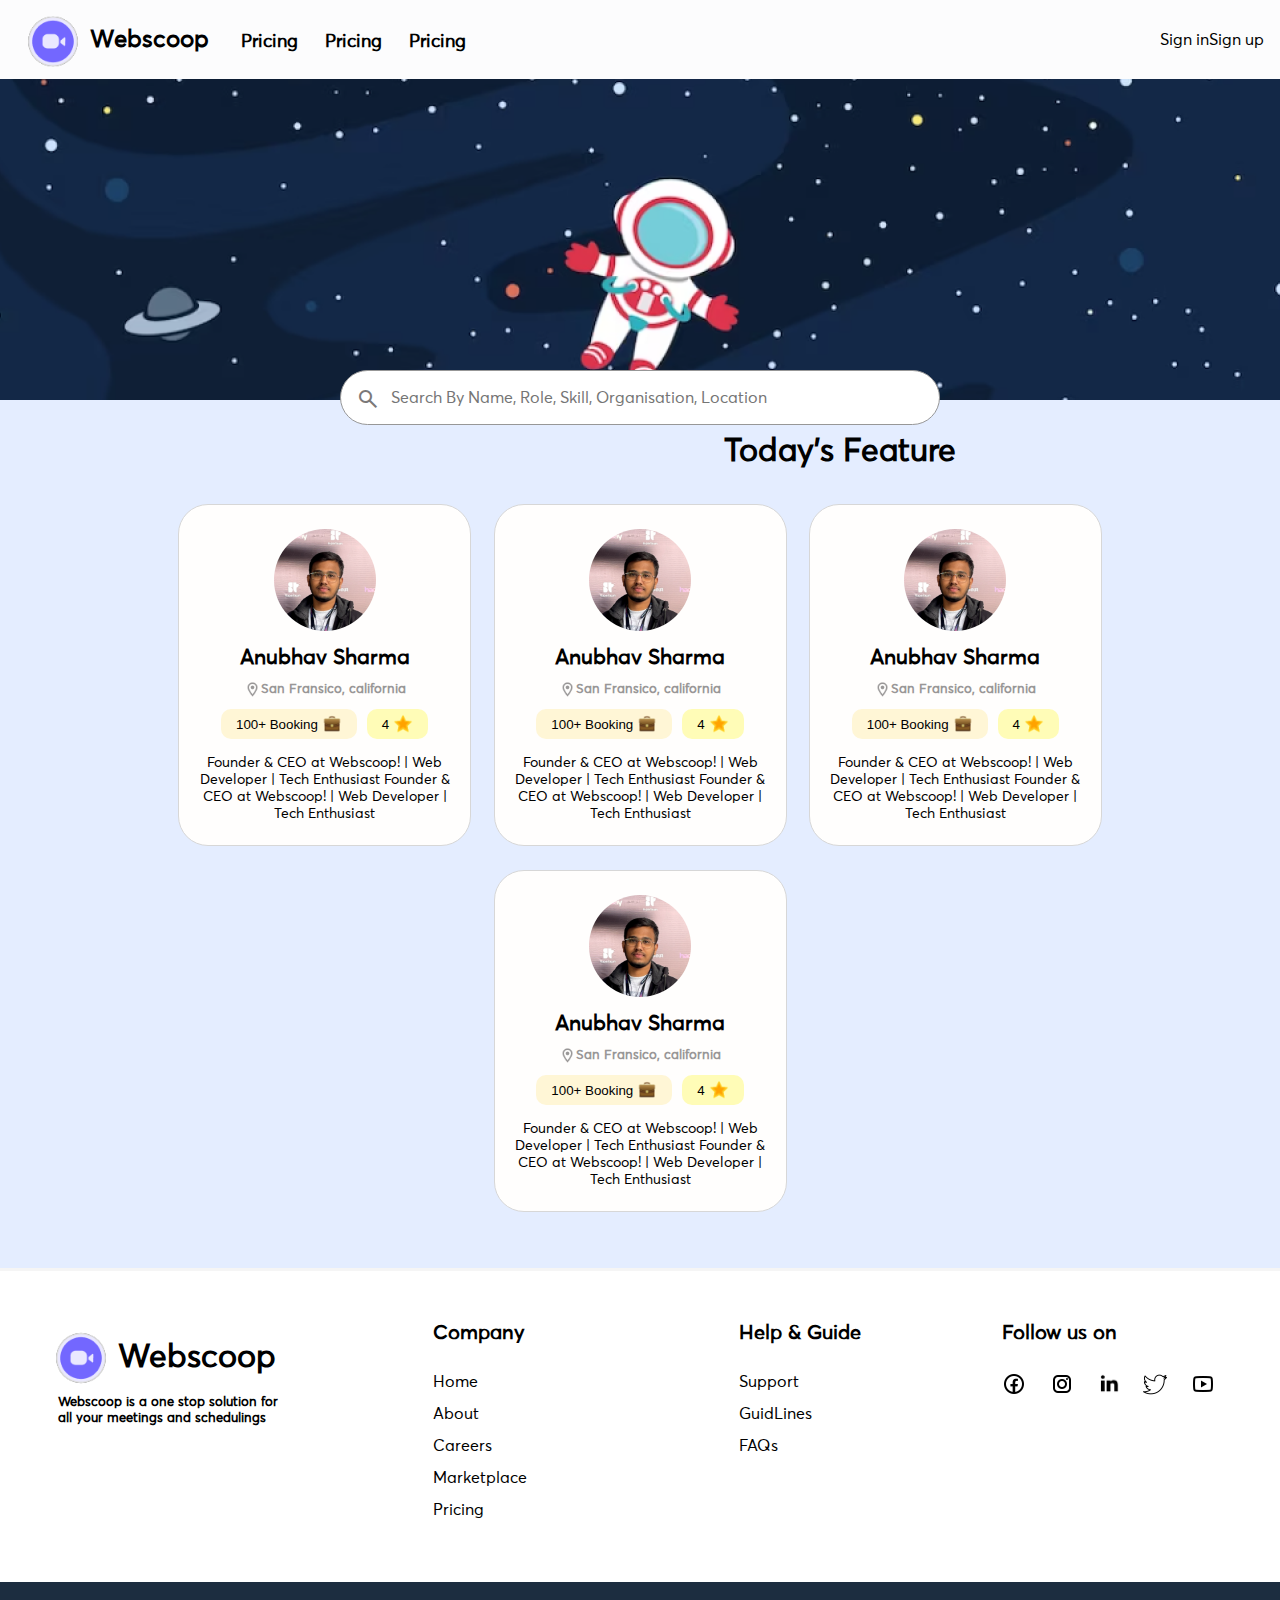
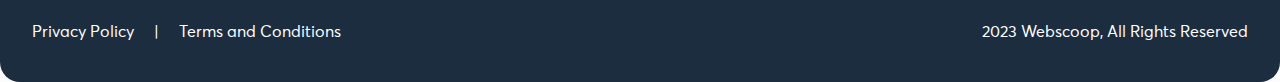
<file: SearchResult.html>
<!DOCTYPE html>
<html lang="en">

<head>
    <meta charset="UTF-8">
    <meta http-equiv="X-UA-Compatible" content="IE=edge">
    <meta name="viewport" content="width=device-width, initial-scale=1.0">
    <link rel="stylesheet" href="/index.css">
    <link rel="stylesheet" href="/navbar.css">
    <!-- Google Fonts  -->
    <link rel="preconnect" href="https://fonts.googleapis.com">
    <link rel="preconnect" href="https://fonts.gstatic.com" crossorigin>
    <link href="https://fonts.googleapis.com/css2?family=Raleway:wght@300;400;500;600;700&display=swap"
        rel="stylesheet">
        <link rel="stylesheet" href="/SearchResult.css">

    <!-- Google Fonts  -->
    <link rel="stylesheet"
        href="https://fonts.googleapis.com/css2?family=Material+Symbols+Outlined:opsz,wght,FILL,GRAD@20..48,100..700,0..1,-50..200" />

    <!-- Testimonial  -->
    <title>Webscoop</title>
 

    </script>
</head>


<body>

    <!-- The Modal -->
    <div id="myModal" class="modal">

        <div id="menu-box" class="modal-content">
            <span class="close">&times;</span>
            <h3>Webscoop</h3>
            <div class="menu-ele active-menu-ele Monetization">
                <p>Home</p>
            </div>
            <div class="menu-ele  Monetization">
                <p>Pricing</p>
            </div>
            <div class="menu-ele Monetization">
                <p>Sign up</p>
            </div>



        </div>

    </div>





    <div>
        <div class="TopmainDiv ">
            <div class="navbarDiv maxWidth">
                <div class="leftNav">
                    <div class="navLogoDiv"> <img src="/images/Logo.png" alt="">
                        <h2>Webscoop</h2>
                    </div>
                    <div class="navOptions">
                        <div>
                            <p>Pricing</p>
                        </div>
                        <div>
                            <p>Pricing</p>
                        </div>
                        <div>
                            <p>Pricing</p>
                        </div>
                    </div>

                </div>
                <div class="rightNav">
                    <p>Sign in</p>
                    <div>
                        <p>Sign up</p>
                    </div>
                </div>
                <div id="myBtn" class="menu"><img src="/images/icons8-menu-rounded-50.png" alt=""></div>
            </div>

            <div class="ImageDivFroResultPage">
              <div>
                <img src="/images/image 59.png" alt="">
              </div>
                <form class="search-container">
                    <input type="text" id="search-bar" placeholder="Search By Name, Role, Skill, Organisation, Location">
                    <div class="search-icon">
                        <span class="material-symbols-outlined">
                            search
                        </span>
                    </div>
                </form>
            </div>


            <!-- <h1 id="myBtn">Navbar</h1> -->
        </div>
        <div class="maxWidth featureDiv">
            <h1>Today’s Feature</h1>
  <div class="" style="display: flex; flex-wrap: wrap; justify-content: center; padding: 0 1rem; margin-top: 2rem;">
                <div class="FeatureCart">
                    <div class="image">
                        <img src="/images/profile_image.jpg" alt="">
                    </div>
                    <div class="NameLocationDiv">
                        <p>Anubhav Sharma</p>
                        <div class="location_div">
                            <img src="/images/icons8-location-48.png" alt="">
                            <p>San Fransico, california</p>
                        </div>
                    </div>
                    <div class="tagdiv">
                        <div class="bookingNumber">
                            <p>100+ Booking</p><img src="/images/icons8-briefcase-48.png" alt="">
                        </div>
                        <div class="ratingDiv">
                            <p>4</p><img src="/images/icons8-star-48.png" alt="">
                        </div>
                    </div>
                    <p>Founder & CEO at Webscoop! | Web Developer | Tech Enthusiast Founder & CEO at Webscoop! | Web
                        Developer | Tech Enthusiast</p>
                </div>
                <div class="FeatureCart">
                    <div class="image">
                        <img src="/images/profile_image.jpg" alt="">
                    </div>
                    <div class="NameLocationDiv">
                        <p>Anubhav Sharma</p>
                        <div class="location_div">
                            <img src="/images/icons8-location-48.png" alt="">
                            <p>San Fransico, california</p>
                        </div>
                    </div>
                    <div class="tagdiv">
                        <div class="bookingNumber">
                            <p>100+ Booking</p><img src="/images/icons8-briefcase-48.png" alt="">
                        </div>
                        <div class="ratingDiv">
                            <p>4</p><img src="/images/icons8-star-48.png" alt="">
                        </div>
                    </div>
                    <p>Founder & CEO at Webscoop! | Web Developer | Tech Enthusiast Founder & CEO at Webscoop! | Web
                        Developer | Tech Enthusiast</p>
                </div>
                <div class="FeatureCart">
                    <div class="image">
                        <img src="/images/profile_image.jpg" alt="">
                    </div>
                    <div class="NameLocationDiv">
                        <p>Anubhav Sharma</p>
                        <div class="location_div">
                            <img src="/images/icons8-location-48.png" alt="">
                            <p>San Fransico, california</p>
                        </div>
                    </div>
                    <div class="tagdiv">
                        <div class="bookingNumber">
                            <p>100+ Booking</p><img src="/images/icons8-briefcase-48.png" alt="">
                        </div>
                        <div class="ratingDiv">
                            <p>4</p><img src="/images/icons8-star-48.png" alt="">
                        </div>
                    </div>
                    <p>Founder & CEO at Webscoop! | Web Developer | Tech Enthusiast Founder & CEO at Webscoop! | Web
                        Developer | Tech Enthusiast</p>
                </div>
                <div class="FeatureCart">
                    <div class="image">
                        <img src="/images/profile_image.jpg" alt="">
                    </div>
                    <div class="NameLocationDiv">
                        <p>Anubhav Sharma</p>
                        <div class="location_div">
                            <img src="/images/icons8-location-48.png" alt="">
                            <p>San Fransico, california</p>
                        </div>
                    </div>
                    <div class="tagdiv">
                        <div class="bookingNumber">
                            <p>100+ Booking</p><img src="/images/icons8-briefcase-48.png" alt="">
                        </div>
                        <div class="ratingDiv">
                            <p>4</p><img src="/images/icons8-star-48.png" alt="">
                        </div>
                    </div>
                    <p>Founder & CEO at Webscoop! | Web Developer | Tech Enthusiast Founder & CEO at Webscoop! | Web
                        Developer | Tech Enthusiast</p>
                </div>


            </div>
        </div>
        
        <!-- Fotter  -->
        <div class="FooterDiv">

            <footer class="footer maxWidth">
                <div class="footer-container">
                    <div class="footer-col logoContiner-col">
                        <div>
                            <img src="/images/Logo.png" alt="">
                            <h1>Webscoop</h1>
                        </div>
                        <div>
                            <h5>Webscoop is a one stop solution for all your meetings and schedulings</h5>
                        </div>
                    </div>
                    <div class="footer-col">
                        <div>


                            <h3>Company</h3>
                            <ul>
                                <li><a href="#">Home</a></li>
                                <li><a href="#">About</a></li>
                                <li><a href="#">Careers</a></li>
                                <li><a href="#">Marketplace</a></li>
                                <li><a href="#">Pricing</a></li>

                            </ul>
                        </div>
                    </div>
                    <div class="footer-col">
                        <div>

                            <h3>Help & Guide</h3>
                            <ul>
                                <li><a href="#">Support</a></li>
                                <li><a href="#">GuidLines</a></li>
                                <li><a href="#">FAQs</a></li>
                            </ul>
                        </div>

                    </div>
                    <div class="footer-col socialMediaDiv">
                        <div>

                            <h3>Follow us on</h3>
                            <ul>
                                <li><a href="#"><img src="/images/socialMediaIcon/icons8-facebook-48.png" alt=""></a>
                                </li>
                                <li><a href="#"><img src="/images/socialMediaIcon/icons8-instagram-48.png" alt=""></a>
                                </li>
                                <li><a href="#"><img src="/images/socialMediaIcon/icons8-linkedin-2-45.png" alt=""></a>
                                </li>
                                <li><a href="#"><img src="/images/socialMediaIcon/icons8-twitter-48.png" alt=""></a>
                                </li>
                                <li><a href="#"><img src="/images/socialMediaIcon/icons8-youtube-48.png" alt=""></a>
                                </li>

                            </ul>
                        </div>

                    </div>
                </div>
            </footer>

        </div>

        <div class="endDiv">
            <div class="maxWidth">
                <div>
                    <p>Privacy Policy &nbsp; &nbsp; | &nbsp; &nbsp; Terms and Conditions</p>
                </div>
                <div>
                    <p>2023 Webscoop, All Rights Reserved</p>
                </div>
            </div>

        </div>

    </div>





    <!-- j quary cdn  -->
    <script src="https://code.jquery.com/jquery-3.6.0.min.js"
        integrity="sha256-/xUj+3OJU5yExlq6GSYGSHk7tPXikynS7ogEvDej/m4=" crossorigin="anonymous"></script>



    <!-- animate css  -->
    <link rel="stylesheet" href="https://cdnjs.cloudflare.com/ajax/libs/animate.css/4.1.1/animate.min.css" />



    <script src="/index.js"></script>
</body>

</html>
</file>
<file: index.css>
@font-face {
  font-family: regular;
  src: url(/fonts/AvertaStd-Regular.ttf);
}

@font-face {
  font-family: bold;
  src: url(/fonts/AvertaStd-Bold.ttf);
}

@font-face {
  font-family: semibold;
  src: url(/fonts/AvertaStd-Semibold.ttf);
}

* {
  font-family: regular;
  margin: 0;
  padding: 0;
  box-sizing: border-box;
}
body{
  background-color: #fcfcfd;
}
.TopmainDiv {
  width: 100%;
  margin-bottom: 0rem !important;
padding-top: 0 !important;
padding-bottom: 0 !important;
}
.maxWidth {
  max-width: 1400px;
  padding: 1rem;
  margin: auto;
}
.featureDiv{
  background-color: #e4edff;
  padding-top: 2rem;
  padding-bottom: 2rem;
}
.featureDiv h1 {
  text-align: center;
  /* background-color: bisque; */
}
.categoryDiv {
  display: flex;
  justify-content: center;
  padding: 1rem;
  padding-top: 2rem;
  padding-bottom: 3rem;
  gap: 15px;
}
.categoryName {
  height: 43px;
  border-radius: 30px;
  background: #ffffff;
  border: 2px solid #000000;
  border-radius: 30px;
  display: flex;
  justify-content: center;
  align-items: center;
  width: fit-content;
  padding: 5px 25px;
  font-weight: 600;
  cursor: pointer;
}
.categoryName_active {
  background-color: #000000;
  color: white;
}

.FeatureMainCartDiv {
  /* display: flex; */
  justify-content: center;
  flex-wrap: nowrap; /* prevents cards from wrapping */
  overflow-x: auto; /* enables horizontal scrolling */
  -webkit-overflow-scrolling: touch; /* improves touch scrolling on iOS devices */

  scroll-behavior: smooth; /* adds smooth scrolling effect */
  margin: auto;
  overflow: auto;
  white-space: nowrap;
  padding: 0 1rem;
  max-width: fit-content;
}
Div
/* Hide scrollbar for Chrome, Safari and Opera */
.FeatureMainCartDiv::-webkit-scrollbar {
  display: none;
}

/* Hide scrollbar for IE, Edge and Firefox */
.FeatureMainCartDiv {
  -ms-overflow-style: none; /* IE and Edge */
  scrollbar-width: none; /* Firefox */
}

/* Hide scrollbar for Chrome, Safari and Opera */
.categoryDiv::-webkit-scrollbar {
  display: none;
}

/* Hide scrollbar for IE, Edge and Firefox */
.categoryDiv {
  -ms-overflow-style: none; /* IE and Edge */
  scrollbar-width: none; /* Firefox */
}

/* --------------------------------------------search css  */
.search-container {
  width: 100%;
  display: block;
  margin: 0 auto;
}

.search-container span {
  margin: auto;
}

#search-bar {
  margin: 0 auto;
  width: 100%;
  height: 55px;
  padding: 0 20px;
  font-size: 1rem;
  outline: none;
  padding-left: 50px;
  border: 1.5px solid #979797;
  border-radius: 50px;
}

#search-bar:focus {
  /* border: 1px solid #008abf; */
  transition: 0.35s ease;
}

/* #search-bar::-webkit-input-placeholder {
  transition: opacity 0.45s ease;
  opacity: 0;
} */

#search-bar::-moz-placeholder {
  transition: opacity 0.45s ease;
  opacity: 0;
}

#search-bar:-ms-placeholder {
  transition: opacity 0.45s ease;
  opacity: 0;
}

.search-icon {
  position: relative;
  float: left;
  width: 75px;
  height: 75px;
  top: -38px;
  left: 16px;
  color: #7b7979;
  /* right: -45px; */
}
/* ------------------------------------------------- search css end  */

.FeatureCart {
  margin: 0 0.7rem;
  width: 293px !important;
  height: 342px;
  background: #fffefd;
  border: 1.5px solid #d7d7d7;
  border-radius: 30px;
  padding: 1rem;
  text-align: center;
  display: inline-block;
}
.FeatureCart > p {
  font-weight: 500;
  /* white-space: ; */
  white-space: normal;
  font-size: 0.9rem;
}

.image {
  width: 102px;
  height: 102px;
  border-radius: 50%;
  margin: auto;
  margin-top: 0.5rem;
  margin-bottom: 1rem;
  object-fit: contain;
  overflow: hidden;
}
.image img {
  width: 100%;
  /* height: 100%; */
}
.NameLocationDiv {
  text-align: center;
}
.NameLocationDiv p {
  font-size: 20px;
  font-weight: 600;
  line-height: 23px;
  letter-spacing: 0em;
  font-size: 1.3rem;
}

.location_div {
  color: #999797;
  display: flex;
  justify-content: center;
  align-items: center;
}
.location_div p {
  font-size: smaller;
  padding: 0.5rem 0;
}
.location_div img {
  height: 17px;
}
.tagdiv {
  display: flex;
  gap: 10px;
  justify-content: center;
  align-items: center;
  /* padding: 1rem 0; */
  padding-bottom: 1rem;
}
.tagdiv > div {
  height: 30px;
  border-radius: 10px;
  display: flex;
  justify-content: center;
  align-items: center;
  width: fit-content;
  padding: 5px 15px;
  font-weight: 600;
}
.bookingNumber {
  background-color: #fff6d6;
}
.bookingNumber p {
  font-family: Verdana, Geneva, Tahoma, sans-serif;
  font-size: smaller;
  font-weight: 500;
  padding-right: 4px;
}
.bookingNumber img {
  width: 20px;
}
.ratingDiv {
  background-color: #fffcb7;
}
.ratingDiv p {
  font-family: Verdana, Geneva, Tahoma, sans-serif;
  font-size: smaller;
  font-weight: 500;
  padding-right: 4px;
}
.ratingDiv img {
  width: 20px;
}

#element{
  color: #4d70ec;
}

/* /////////////////////////////// */

.flex {
  display: flex;
  gap: 1rem;
}
.flex > div {
  width: 50%;
  /* height: 20rem; */
  /* border: 2px solid black; */
  padding: 1rem;
}

.flex .imageDiv {
  display: flex;
  justify-content: right;
  padding-right: 3rem;
}
.revarse .imageDiv {
  /* flex-direction: row-reverse; */
  justify-content: left;
  padding-left: 3rem;
}

.blueColor {
  color: #4d70ec;
}

.contentDiv {
  display: flex;
  flex-direction: column;
  justify-content: center;
}

.contentDiv > p {
  margin: 1.4rem 0;
  font-size: 1.3rem;
}

.contentDiv > h1 {
  font-size: 2.5rem;
}

.maxWidth1 {
  max-width: 1200px;
  margin: auto;
  padding: 2rem 0;
  padding-bottom: 3rem;
}

.imageDiv img {
  width: 100%;
  transform: scale(0.9);
}
.contentDiv a {
  display: flex;
  align-items: center;
  text-decoration: none;
  border-bottom: 2px solid black;
  padding-bottom: 0.5rem;
  width: fit-content;
}
.contentDiv a p {
  font-weight: 600;
  color: #000000;
  font-style: italic;
}
.contentDiv a div {
  height: 15px;
  width: 14px;
  margin-left: 5px;
}
.contentDiv a div > img {
  width: 100%;
}

/* ---------------------------------------Explore Pro  */
.ExplorePro{
  background-color: #FFFAE1;
  padding: 2rem 0;

}
.exploreProBtn{
  height: 64px;
    border-radius: 6px;
    box-shadow: none;
    font-size: 20px;
    line-height: 20px;
    font-weight: 700;
    background-color: #D68F67;
    color: white;
    width: 18rem;
    display: flex;
    justify-content: center;
    align-items: center;
    gap: 0.5rem;
    margin-bottom: 3rem;
    margin: auto;
    margin-top: 2rem;
    cursor: pointer;
}
.brownColor{
  color: #B23E32;
}
.ExplorePro h1{
  max-width: 30rem;
  font-size: 2.5rem;
  text-align: center;
  margin: auto;
}

/* -------------------------Testimonial  */
.slick-arrow{
  display: none !important;
}
.testimonial {
  background-color: #e4edff;
  padding-top: 3rem;
  padding-bottom: 2rem;
}
.testimonialHeading {
  font-size: 2.3rem;
  text-align: center;
  margin-bottom: 1.6rem;
  /* word-spacing: ; */
}
.RedColor {
  color: #b23e32;
}
.slick-next::before {
  font-size: 40px !important;
}
.slick-prev::before {
  font-size: 40px !important;
}
.slider {
  border: 2px solid black;
  display: flex;
  flex-wrap: wrap;
}
.box {
  min-height: 10rem;
  padding: 1rem;
}
.testimonialContent {
  /* max-width: 379px; */
  width: 100%;
  /* height: 271px; */
  /* border: 2px solid black; */
  border-radius: 20px;
  margin: auto;
  padding: 1.5rem;
  /* box-shadow: 0px 10px 30px rgba(190, 190, 190, 0.25); */
  background-color: white;
  /* padding-left: 1.5rem; */
}

.meassageDiv {
  font-weight: 500;
  font-size: 18px;
  line-height: 21px;

  color: #000000;
  margin-top: 1.5rem;
  margin-bottom: 1.5rem;
}
.personInfo {
  display: flex;
  /* justify-content: ; */
  align-items: center;
  position: relative;
}
.testimonialImageDiv {
  height: 60px;
  width: 60px;
  margin: 0 10px 0 0;
  object-fit: contain;
  overflow: hidden;
  border-radius: 50%;
}
.testimonialImageDiv > img {
  width: 100%;
}
.TestimnialPersonName {
  font-weight: 600;
  font-size: 18px;
  /* line-height: 21px; */

  color: #000000;

  /* text-align: center; */
  /* margin-top: 11px; */
}
.testimonialPersonPost {
  font-weight: 500;
  font-size: 16px;
  /* line-height: 19px; */
  /* text-align: center; */
}
.svgDiv {
  position: absolute;
  right: 0;
  transform: rotate(180);
  fill: #b23e32;
}

/*--------------------------------------- CSs for FAqs Sections  */
.faqs {
  max-width: 1000px;
  margin: 0 auto;
  padding: 50px 20px;
}

.accordion {
  display: flex;
  flex-direction: column;
}

.accordion-item {
  margin-bottom: 20px;
}

.accordion-button {
  background-color: #f7f9ff;
  border: none;
  padding: 10px;
  font-size: 16px;
  font-weight: bold;
  text-align: left;
  cursor: pointer;
  transition: background-color 0.3s ease;
  border-radius: 20px 20px 0px 0px;
  padding: 1.4rem 20px;
}

.accordion-button:hover {
  background-color: #eff1fa;
}

.accordion-content {
  max-height: 0;
  overflow: hidden;
  transition: max-height 0.3s ease;
  background: #ffffff;
  box-shadow: 0px 10px 30px rgba(190, 190, 190, 0.25);
  border-radius: 0px 0px 20px 20px;

  /* padding: 2rem 20px; */
}

.accordion-content p {
  margin: 2rem 20px;
}

.accordion-item.active .accordion-button {
  background-color: #eff1fa;
}

.accordion-item.active .accordion-content {
  max-height: 500px;
  /* padding: 2rem 20px; */
}

.accordion-button {
  display: flex;
  justify-content: space-between;
  align-items: center;
}
.accordion-item.active .arrow {
  -webkit-transition: -webkit-transform 0.3s ease-in-out;
  transform: rotate(180deg);
}
.arrow {
  -webkit-transition: -webkit-transform 0.3s ease-in-out;
}
.faqs > h1 {
  text-align: center;
  margin-bottom: 2rem;
}

/* css for fotter  */
.FooterDiv {
  border-top: 3px solid #f5f5f5;
}
.footer {
  background: #ffffff;
  /* border: 1px solid #FFFFFF; */
  padding: 50px 0;
}

.footer-container {
  margin: 0 auto;
  display: flex;
  flex-wrap: wrap;
  justify-content: space-between;
}

.footer-col {
  width: 25%;
  padding: 0 15px;
  box-sizing: border-box;
  display: flex;
  align-items: center;
  flex-direction: column;
}
.logoContiner-col > div {
  display: flex;
  /* justify-content: center; */
  align-items: center;
  flex-direction: row;
}
.logoContiner-col > div > h5 {
  position: relative;
  right: -13px;
  max-width: 230px;
}
.logoContiner-col > div img {
  /* width: 70%; */
  transform: scale(0.8);
}
.footer-col h3 {
  font-size: 20px;
  margin-bottom: 10px;
}

.footer-col ul {
  padding-top: 1rem !important;
  list-style: none;
  margin: 0;
  padding: 0;
}
.footer-col ul li {
  margin-bottom: 12px;
}
.footer-col ul li a {
  color: black;
  text-decoration: none;
}
.socialMediaDiv > div ul {
  display: flex;
  /* justify-content: center; */
  align-items: center;
  /* flex-direction: column; */
}
.socialMediaDiv > div ul img {
  width: 50%;
}
.endDiv {
  background: #1c2d40;
  border-radius: 0px 0px 20px 20px;
  /* height: 70px; */
  padding: 1.5rem 1rem;
  color: white;
  /* display: flex; */
  /* justify-content: center; */
  align-items: center;
}
.endDiv > div {
  display: flex;
  justify-content: space-between;
  align-items: center;
}
/* Other file css */
.mainContainer{
  margin-top: 5rem;
  /* margin-bottom: 4rem; */
  min-height: 90vh;
}
.mainContainer h3{
  color: #4D4D4D;
  font-weight: 500;
}
.mainContainer h1{
  margin-bottom: 2rem;
  margin-top: 3rem;
  margin-bottom: 1.5rem;
}
.line{
  width: 100%;
  margin: 1rem auto;
  height: 2px;
  background-color: #000000;
  border-radius: 10px;
}
.mainContainer ul{
  margin-left: 1.5rem;
}
.contactusDiv{
display: flex;
flex-wrap: wrap;
justify-content: space-between;
}
.contactusDiv >div{
  background: #fff;
  border: 2px solid #000;
  border-radius: 24px;
  padding: 40px 40px 32px 32px;
  display: flex;
  flex-direction: column;
  /* justify-content: space-between; */
  width: 48%;
  height: 16rem;
  margin-bottom: 3rem;
}

.contactusDiv >div>h2{
  margin-bottom: 2rem;
}
.contactusDiv >div>a{
  margin-bottom: 0.6rem;
  text-decoration: none;
  color: #008060;
}


@media (max-width: 786px) {
  .footer-container {
    flex-direction: column;
  }

  .footer-col {
    width: 100%;
    margin-bottom: 30px;
    align-items: normal;
  }
}

/* for mobile view  */

@media screen and (max-width: 900px) {
  .categoryDiv {
    overflow: auto;
    white-space: nowrap;
    justify-content: flex-start;
  }
}

@media screen and (max-width: 786px) {
  .flex > div {
    width: 100%;
  }
  .flex {
    flex-wrap: wrap;
    margin-bottom: 2rem;
  }
  .revarse {
    flex-direction: column-reverse;
  }
  .flex .imageDiv {
    padding: 1rem;
    justify-content: center;
    align-items: center;
  }
  .contentDiv > h1 {
    font-size: 1.9rem;
  }
  .endDiv > div p {
    font-size: 0.6rem;
  }
  .endDiv {
    padding: 1rem;
  }
  .mainContainer{
    margin-top: 5rem;
  }
  .contactusDiv >div{
    width: 100%;
  }
}
</file>
<file: navbar.css>
/* -----------------------modal css -------------*/
#openCloseNav {
  position: fixed;
  top: 0;
  z-index: 1;
  padding: 1rem 20px 2rem 10px;
  font-size: x-large;
  width: 70vw;
  background-color: #eafff5;
  border-radius: 0px 75px 0px 0px;
  height: 100vh;
  display: none;
  box-shadow: rgba(117, 115, 115, 0.24) 0px 3px 8px;
  text-decoration: none;
  /* transition: all 5s ease-out; */
}

/* The Modal (background) */
.modal {
  display: none;
  /* Hidden by default */
  position: fixed;
  /* Stay in place */
  z-index: 100;
  /* Sit on top */
  /* padding-top: 100px;  */
  left: 0;
  top: 0;
  width: 100%;
  /* Full width */
  height: 100%;
  /* Full height */

  overflow: auto;
  background-color: rgb(0, 0, 0);
  /* Fallback color */
  background-color: rgba(0, 0, 0, 0.4);
  /* Black w/ opacity */
  font-size: large;
}

#myModal {
}

/* Modal Content */
.modal-content {
  overflow: auto;
  position: fixed;
  padding-bottom: 2rem;

  background-color: white;
  /* padding: 20px; */
  border: 1px solid #888;
  height: 100vh;
  margin-bottom: 0%;
  /* padding: 0rem 1.5rem 2.5rem 1rem; */
  padding-right: 2rem;
  width: 20rem;
  /* color: #82D9AF; */
  box-sizing: border-box;
  padding-top: 50px;
}

/* The Close Button */
.close {
  color: #aaaaaa;
  float: right;
  font-size: 28px;
  font-weight: bold;
  opacity: 0;
}

.close:hover,
.close:focus {
  color: #000;
  text-decoration: none;
  cursor: pointer;
}

.menu-ele:hover {
  color: #1967d2;
}
.menu-ele {
  display: flex;
  text-align: right;
  padding: 0.3em 1em 0.3em 20px;
  margin: 0.4em 0em;
  margin-right: 1rem;
  cursor: pointer;
  box-sizing: unset;
  font-size: 1.6rem;
  border-bottom: 1px solid lightgray;
}

/* .active-menu-ele {
  border-radius: 0px 20px 20px 0px;
  background-color: #e8f0fe;
  color: #1967d2;
} */

.menu-ele span {
  font-size: 1.4em;
  font-weight: 500;
  padding-left: 0.5em;
}

.menu-ele p {
  padding-left: 1em;
  letter-spacing: 0.5px;
  font-weight: 500;
}

#myModal h3 {
  text-align: center;
  padding: 1.5rem 0;
  padding-top: 4rem;
  font-size: 2rem;
}

#navbar-desktop-left h3 {
  text-align: left;
  padding: 0.3rem 0 1rem 1.8rem;

  font-size: x-large;
}
/* ////////////////////////////////////////////////////////////////////////////////////////////////////// */
.navbarDiv {
  display: flex;
  justify-content: space-between;
  align-items: center;
  padding: 0 1rem;
  background-color: #fcfcfd;
}

.leftNav {
  display: flex;
  align-items: center;
  gap: 2rem;
}
.leftNav img {
  /* width: 50%; */
  transform: scale(0.8);
  padding-top: 5px;
}
.navOptions{
    display: flex;
    gap: 1.7rem;
    font-size: 1.1rem;
    font-weight: 600;
    padding-top: 5px;
}
.navOptions a{
  text-decoration: none;
  color: black;
}
.navLogoDiv{
    display: flex;
    justify-content: center;
    align-items: center;
}
.NavContainer {
  display: flex;
  justify-content: flex-end;
  margin-top: 7rem;
}
.NavContainer > div {
  /* width: 50%; */
}
.navContennt {
    width: 48%;
  display: flex;
  flex-direction: column;
  align-items: center;
  justify-content: center;
}
.navContennt>div>*{
    margin-bottom: 2rem;
}
.navContennt h1{
    font-size: 4rem;
    font-weight: bold;
    font-family: bold;
    padding-top: 3rem;
}
.navContennt >div >p{
    color: #6c6b6b;
    font-weight: 500;
    font-size: 1.3rem;

}

.navImage {
    width: 50%;
    overflow: hidden;
    display: flex;
    justify-content: center;
    align-items: center;
}

.navImage img {
  width: 100%;
  transform: scale(1.5);
}
#navimagepro{
  width: 100%;
  transform: scale(1);
}
.navmainDiv{
  position: fixed;
  width: 100%;
  z-index: 99;
  top: 0;
  right: 0;
  padding: 0 !important;
  background-color: #fcfcfd;
}


.starForFreeBtn{
    height: 64px;
    border-radius: 6px;
    box-shadow: none;
    font-size: 20px;
    line-height: 20px;
    font-weight: 700;
    background-color: #000;
    color: white;
    width: 18rem;
    display: flex;
    justify-content: center;
    align-items: center;
    gap: 0.5rem;
    margin-bottom: 3rem;
}
.starForFreeBtn span {
  padding-top: 3px;
}

.MainContentBtn{
    display: flex;
    gap: 2rem;
    align-items: center;
    font-weight: 500;
    
}
.talkToSale p{
    font-weight: 700;
    /* font-size: ; */
}

.signupdiv{
    display: flex;
    gap: 1.4rem;
    align-items: center;
    font-weight: 600;
}
.signupdiv >div{
background-color: #efefef;
border-radius: 25px;
padding: 0.8rem 1.5rem;
}
.menu{
    display: none;
    width: 50px;
/* display: flex; */
justify-content: center;
align-items: center;
}
.menu img{
    width: 70%;

}
.rightNav{
  display: flex;
  /* gap: 10px; */
}
@media screen and (max-width: 786px) {
    .navContennt{
        width: 100%;
    }
    .navImage{
        display: none;
    }
    .navContennt{
        padding-top: 2rem;
    }
    .navContennt h1{
        font-size: 3rem;
    }
    .navContennt h1 span{
      font-size: 3rem;
  }
    .navOptions{
        display: none;
    }
    .navContennt h1{
      padding-top: 0rem;
    }
    /* .signupdiv{
        display: none;
    } */
    .signupdiv >p{
      display: none;
    }
    .navLogoDiv{
        margin-left: -10px;
    }
    .menu{
        display: flex;
    }
    .starForFreeBtn{
      width: 100%;
      max-width: 35rem;
      margin: auto;
    }
}
</file>
<file: SearchResult.css>
.FeatureCart{
    margin-bottom: 1.5rem;
}
.TopmainDiv{
    position: relative;
}
.ImageDivFroResultPage{
    height: 321px;
   
}
.ImageDivFroResultPage>div{
    overflow: hidden;
    object-fit: contain;
    display: flex;
    justify-content: center;
    position: relative;
}
.ImageDivFroResultPage img{
    height: 100%;
}
.search-container{
    max-width: 600px;
    /* position: fixed; */
    position: relative;
margin-top: -30px;
width: 80% !important;
}
</file>
